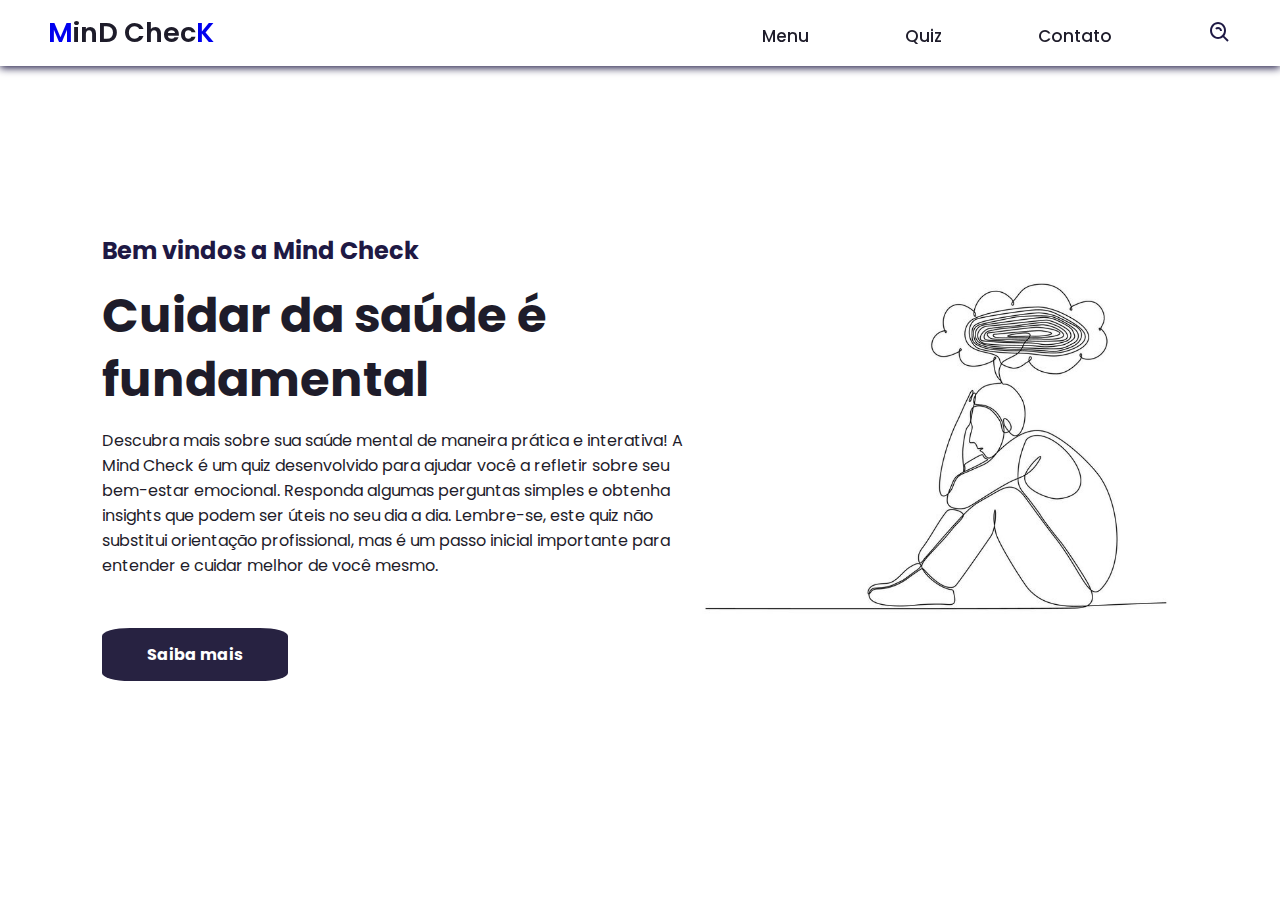
<file: TCC24/inicio/index.html>
<!DOCTYPE html>
<html lang="Pt-br">
<head>
    <meta charset="UTF-8">
    <meta http-equiv="X-UA-Compatible" content="IE=edge">
    <meta name="viewport" content="width=device-width, initial-scale=1.0">
    <link href='https://unpkg.com/boxicons@2.1.4/css/boxicons.min.css' rel='stylesheet'>
    <link rel="stylesheet" href="style.css">
    <title>SITE</title>
</head>
<body>
    <header>
        <nav class="navegacao">
           <a href="#" class="logo">M<span>in</span><span>D C</span><span>hec</span>K</a>
           <ul class="nav-menu">
            <li class="nav-op"><a href="#">Menu</a></li>
            <li class="nav-op"><a href="#">Quiz</a></li>
            <li class="nav-op"><a href="#">Contato</a></li>
            <i class='bx bx-search-alt' ></i>
           </ul>
           <div class="menu">
             <span class="quiz"></span>
             <span class="quiz"></span>
             <span class="quiz"></span>
           </div>

        </nav>

    </header>
    <main>
        <section class="home">
            <div class="home-text">
                <h4 class="text-h4"> Bem vindos a Mind Check</h4>
                <h1 class="text-h1">Cuidar da saúde é fundamental</h1>
                <p>Descubra mais sobre sua saúde mental de maneira prática e interativa! A Mind Check é um quiz desenvolvido para ajudar você a refletir sobre seu bem-estar emocional. Responda algumas perguntas simples e obtenha insights que podem ser úteis no seu dia a dia. Lembre-se, este quiz não substitui orientação profissional, mas é um passo inicial importante para entender e cuidar melhor de você mesmo.
                </p>
                <a href="../information/inform.html" class="home-bottom">Saiba mais</a>
            </div>
            <div class="home-img">
                <img src="../assets/0d2a23c27dbf5dea902d34b496a95170.jpg" alt="foto">

            </div>
        </section>
    </main>
    <script src="script.js"></script>
</body>
</html>
</file>
<file: TCC24/inicio/style.css>
@import url('https://fonts.googleapis.com/css2?family=Poppins:ital,wght@0,100;0,200;0,300;0,400;0,500;0,600;0,700;0,800;0,900;1,100;1,200;1,300;1,400;1,500;1,600;1,700;1,800;1,900&display=swap');

*{
    margin: 0;
    padding: 0;
    box-sizing: border-box;
    font-family: "Poppins", sans-serif;
    list-style: none;
    text-decoration: none;
}

:root{
  --red:#1e1944;
  --white:#fff;
  --dark:#1e1c2a;


}

body{
 color: var(--dark);
 background-color: var(--white);
}

.navegacao{
 display: flex;
 align-items: center;
 justify-content: space-between;
 padding: 12px 48px;
 box-shadow:0 0.1rem 0.5rem;
 width: 100%;
 background: var(--white);
 transition: all 0.7s;
 position: fixed;

}
.navegacao{
    color: var(--red);
    font-size: 1.7rem;
    font-weight: 600;
}
.logo span{
    color: var(--dark);


}
.navegacao ul{
   display: flex;
   align-items: center;
   gap: 6rem;
    
}
.navegacao ul li a{
  color: var(--dark);
  font-size: 17px;
  font-weight: 500;
  transition: all 0.5s;

}

.navegacao i{
    cursor: pointer;
    font-size: 1.5rem;
}
.menu{
    cursor: pointer;
    display: none;
}
.menu .quiz{
  display: block;
  width: 20px;
  height: 3px;
  border-radius: 3px;
  background: var(--dark);
  margin: 5px auto;
  transition: all 0.3s;

}
.menu .quiz:nth-child(1)
.menu .quiz:nth-child(3){
   background: red;

}

.home{
    width: 100%;
    height: 100vh;
    display: flex;
    align-items: center;
    justify-content: space-between;
    padding: 0px 8% ;
}
.home-text{
    max-width: 37rem;
}
.home-text .text-h4{
    font-size: 1.5rem;
    color: var(--red);
    margin-bottom: 1rem;
}
.home-text .text-h1{
    font-size: 3rem;
    margin-bottom: 1rem;
    line-height: 4rem;

}
.home-text p{
    margin-bottom: 4rem;
    border-radius: 14%;
}

.home-bottom{
 padding: 15px 45px;
 background-color: #272241;
 color: white;
 border-radius: 15%;
 font-weight: 700;
 transition: all 0.5s;
}
.home-bottom:hover{
  background:#473a8b ;
}
.home-img img{
    width: 100%;
}

@media (max-width:785px) {
    .navigation{
        padding: 18px 20px;
    }
    .menu{
        display: block;
    }
    .menu.ativo .bar:nth-child(1){
        transform:  translateY(8px) rotate(45deg);
    }
    .menu.ativo .bar:nth-child(2) {
        opacity: 0;
    }
    .menu.ativo .bar:nth-child(3){
        transform: translateY(-8px) rotate(-45deg);
    }
    .nav-menu{
        position: fixed;
        right: -100%;
        top: 70px;
        width: 100%;
        height: 100%;
        flex-direction: column;
        background: var(--white);
        gap: -10px;
        transition: 0.3s;
    }
    .nav-menu.ativo{
        right: 0;
    }
    .nav-item{
        margin: 16px 0;
    }
    /*main*/
    .home{
        padding: 100px 2%;
        flex-direction: column;
        text-align: center;
        overflow: hidden;
        gap: 5rem;
    }
    .home .text-h4{
        font-size: 15px;
    }
    .home .text-h1{
        font-size: 2.5rem;
        line-height: 3rem;
    }
    .home p{
        font-size: 15px;
    }
    .home-img{
        width: 125%;
    }
}
</file>
